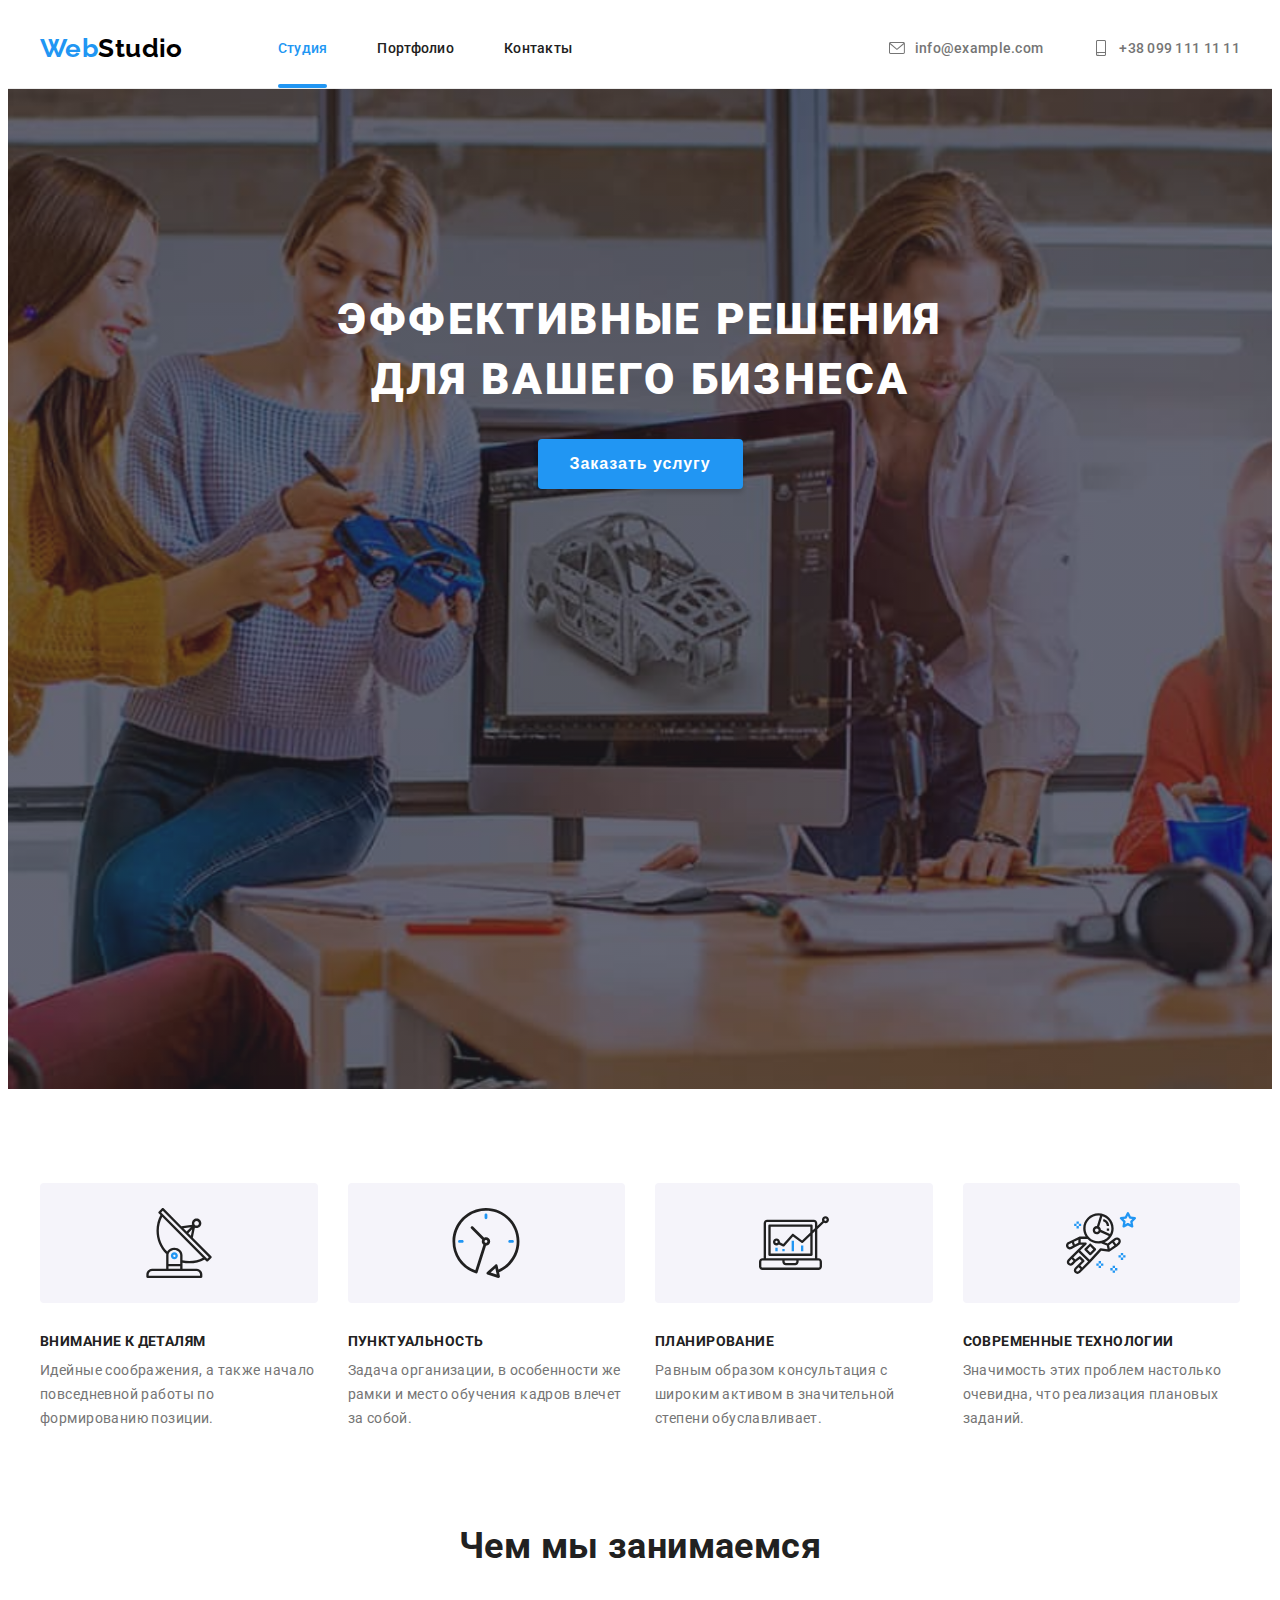
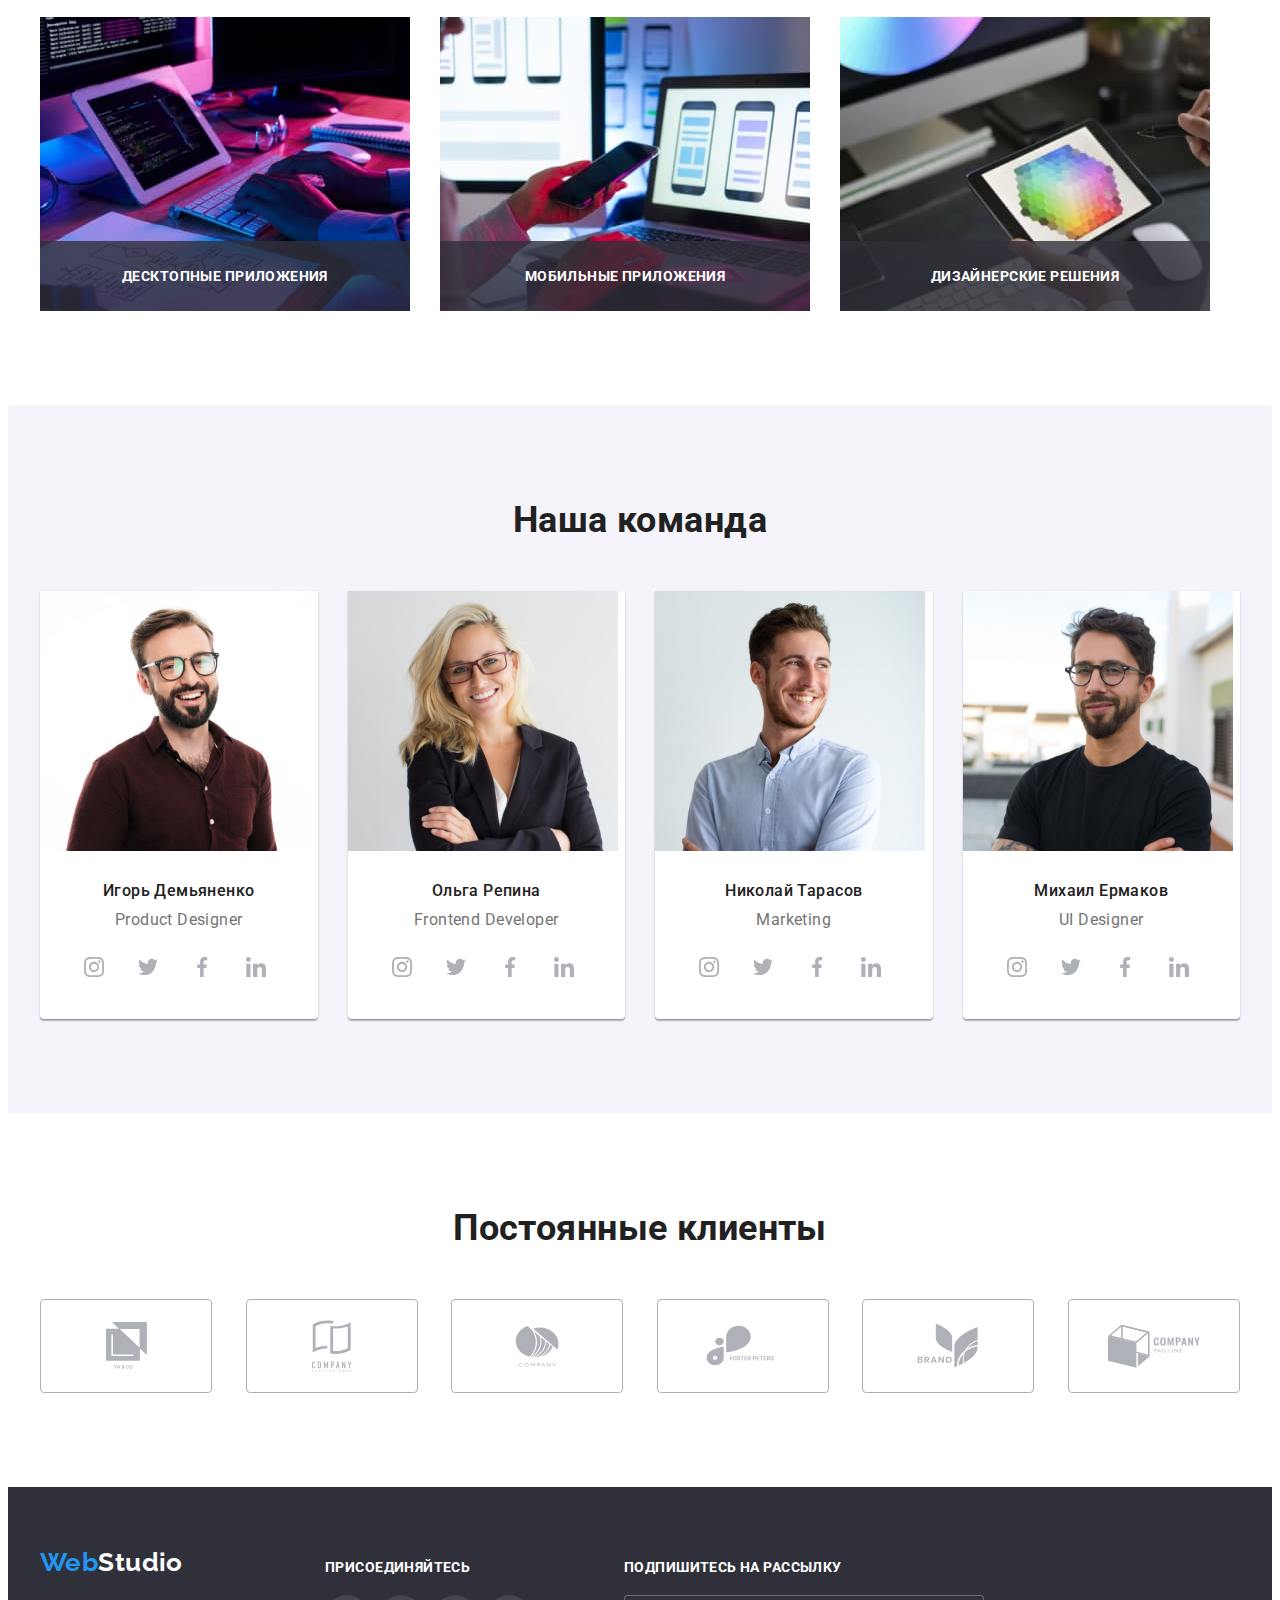
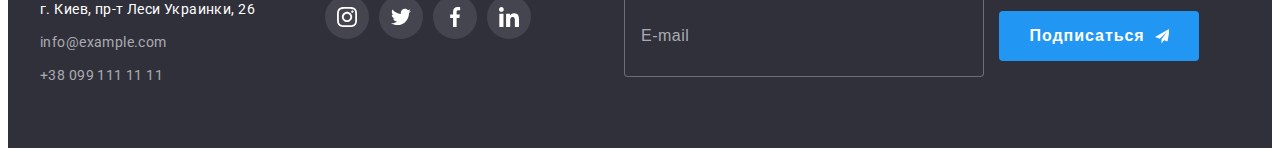
<file: index.html>
<!DOCTYPE html>
<html lang="ru">
  <head>
    <meta charset="UTF-8" />
    <meta http-equiv="X-UA-Compatible" content="IE=edge" />
    <meta name="viewport" content="width=device-width, initial-scale=1.0" />
    <!-- Fonts -->
    <link rel="preconnect" href="https://fonts.googleapis.com" />
    <link rel="preconnect" href="https://fonts.gstatic.com" crossorigin />
    <link
      href="https://fonts.googleapis.com/css2?family=Raleway:wght@700&family=Roboto:wght@400;500;700;900&display=swap"
      rel="stylesheet"
    />
    <!-- Nomalize -->
    <!-- <link rel="stylesheet" type="text/css" href="./css/normalize.css" /> -->
    <link
      rel="stylesheet"
      href="https://cdnjs.cloudflare.com/ajax/libs/modern-normalize/1.1.0/modern-normalize.min.css"
      integrity="sha512-wpPYUAdjBVSE4KJnH1VR1HeZfpl1ub8YT/NKx4PuQ5NmX2tKuGu6U/JRp5y+Y8XG2tV+wKQpNHVUX03MfMFn9Q=="
      crossorigin="anonymous"
      referrerpolicy="no-referrer"
    />
    <!-- Styles -->
    <link rel="stylesheet" type="text/css" href="./css/styles.css" />
    <title>WebStudio</title>
  </head>

  <body>
    <header class="header">
      <div class="container">
        <nav class="navigation">
          <a href="./" class="link logo">
            Web<span class="logo-accent">Studio</span>
          </a>
          <ul class="list">
            <li class="item-header current">
              <a href="./" class="link"> Студия</a>
            </li>
            <li class="item-header">
              <a href="./portfolio.html" class="link">Портфолио</a>
            </li>
            <li class="item-header">
              <a href="#" class="link">Контакты</a></li>
          </ul>
        </nav>
        <ul class="list contact">
          <li class="item-header contact">
            <a href="mailto:info@example.com" class="link">
              <svg class="link-icon" width="16" height="16">
                <use href="./images/icon.svg#envelope" />
              </svg>
              info@example.com</a
            >
          </li>
          <li class="item-header contact">
            <a href="tel:+380991111111" class="link">
              <svg class="link-icon" width="16" height="16">
                <use href="./images/icon.svg#smartphone" />
              </svg>
              +38 099 111 11 11</a
            >
          </li>
        </ul>
      </div>
    </header>
    <main>
      <section class="section primary">
        <h1 class="main-title">
          Эффективные решения <br />
          для вашего бизнеса
        </h1>
        <button class="button main-button" type="button" data-modal-open>
          Заказать услугу
        </button>
      </section>
      <section class="section our-edge">
        <div class="container">
          <h2 class="title visually-hidden">Наши преимущества</h2>
          <ul class="list our-edge">
            <li class="our-edge-item">
              <div class="icon-thumb">
                <svg class="icon" width="70" height="70">
                  <use href="./images/icon.svg#antenna">
                </svg>
              </div>
              <h3 class="our-edge-title">Внимание к деталям</h3>
              <p class="our-edge-description">
                Идейные соображения, а также начало повседневной работы по
                формированию позиции.
              </p>
            </li>
            <li class="our-edge-item">
              <div class="icon-thumb">
                <svg class="icon" width="70" height="70">
                  <use href="./images/icon.svg#clock">
                </svg>
              </div>
              <h3 class="our-edge-title">Пунктуальность</h3>
              <p class="our-edge-description">
                Задача организации, в особенности же рамки и место обучения
                кадров влечет за собой.
              </p>
            </li>
            <li class="our-edge-item">
              <div class="icon-thumb">
                <svg class="icon" width="70" height="70">
                  <use href="./images/icon.svg#diagram">
                </svg>
              </div>
              <h3 class="our-edge-title">Планирование</h3>
              <p class="our-edge-description">
                Равным образом консультация с широким активом в значительной
                степени обуславливает.
              </p>
            </li>
            <li class="our-edge-item">
              <div class="icon-thumb">
                <svg class="icon" width="70" height="70">
                  <use href="./images/icon.svg#astronaut">
                </svg>
              </div> 
              <h3 class="our-edge-title">Современные технологии</h3>
              <p class="our-edge-description">
                Значимость этих проблем настолько очевидна, что реализация
                плановых заданий.
              </p>
            </li>
          </ul>
        </div>
      </section>
      <section class="section whot-do">
        <div class="container">
          <h2 class="title">Чем мы занимаемся</h2>
          <ul class="list whot-do-items">
            <li class="whot-do-item">
              <div class="whot-do-thumb">
                <img
                src="./images//whot-do/box_1.jpg"
                alt="Изображение разработки десктопного приложения"
                width="370"
                />
                <p class="title">Десктопные приложения</p>
              </div>
            </li>
            <li class="whot-do-item">
              <div class="whot-do-thumb">
                <img
                src="./images//whot-do/box_2.jpg"
                alt="Изображение разработки мобильного приложения"
                width="370"
                />
                <p class="title">Мобильные приложения</p>
            </div>
            </li>
            <li class="whot-do-item">
              <div class="whot-do-thumb">
                <img
                src="./images//whot-do/box_3.jpg"
                alt="Изображение разработки дизайна"
                width="370"
                />
                <p class="title">Дизайнерские решения</p>
            </div>
            </li>
          </ul>
        </div>
      </section>
      <section class="section our-team">
        <div class="container">
          <h2 class="title">Наша команда</h2>
          <ul class="list our-team-items">
            <li class="our-team-item">
              <img
                src="./images/team/team_img_1.jpg"
                alt="Фотография специалиста Игоря Демьяненко"
                width="270"
              />
              <div class="our-team-description">
                <h3 class="our-team-title">Игорь Демьяненко</h3>
                <p lang="en" class="our-team-position">Product Designer</p>
                <ul class="list contact-social-items">
                  <li class="contact-social-item">
                    <a
                      class="social-link"
                      href="https://www.instagram.com"
                      target="_blank"
                      rel="noopener noreferrer"
                    >
                      <svg class="icon-social" width="20" height="20">
                        <use href="./images/icon.svg#instagram">
                      </svg>
                    </a>
                  </li>
                  <li class="contact-social-item">
                    <a
                      class="social-link"
                      href="https://twitter.com"
                      target="_blank"
                      rel="noopener noreferrer"
                    >
                      <svg class="icon-social" width="20" height="20">
                        <use href="./images/icon.svg#twitter">
                      </svg>
                    </a>
                  </li>
                  <li class="contact-social-item">
                    <a
                      class="social-link"
                      href="https://www.facebook.com"
                      target="_blank"
                      rel="noopener noreferrer"
                    >
                      <svg class="icon-social" width="20" height="20">
                        <use href="./images/icon.svg#facebook">
                      </svg>
                    </a>
                  </li>
                  <li class="contact-social-item">
                    <a
                      class="social-link"
                      href="https://www.linkedin.com"
                      target="_blank"
                      rel="noopener noreferrer"
                    >
                      <svg class="icon-social" width="20" height="20">
                        <use href="./images/icon.svg#linkedin">
                      </svg>
                    </a>
                  </li>
                </ul>
              </div>
            </li>
            <li class="our-team-item">
              <img
                src="./images/team/team_img_2.jpg"
                alt="Фотография специалиста Ольги Репиной"
                width="270"
              />
              <div class="our-team-description">
                <h3 class="our-team-title">Ольга Репина</h3>
                <p lang="en" class="our-team-position">Frontend Developer</p>
                <ul class="list contact-social-items">
                  <li class="contact-social-item">
                    <a
                      class="social-link"
                      clas="social-item-icon"
                      href="https://www.instagram.com"
                      target="_blank"
                      rel="noopener noreferrer"
                    >
                      <svg class="icon-social" width="20" height="20">
                        <use href="./images/icon.svg#instagram">
                      </svg>
                    </a>
                  </li>
                  <li class="contact-social-item">
                    <a
                      class="social-link"
                      href="https://twitter.com"
                      target="_blank"
                      rel="noopener noreferrer"
                    >
                      <svg class="icon-social" width="20" height="20">
                        <use href="./images/icon.svg#twitter">
                      </svg>
                    </a>
                  </li>
                  <li class="contact-social-item">
                    <a
                      class="social-link"
                      href="https://www.facebook.com"
                      target="_blank"
                      rel="noopener noreferrer"
                    >
                      <svg class="icon-social" width="20" height="20">
                        <use href="./images/icon.svg#facebook">
                      </svg>
                    </a>
                  </li>
                  <li class="contact-social-item">
                    <a
                      class="social-link"
                      href="https://www.linkedin.com"
                      target="_blank"
                      rel="noopener noreferrer"
                    >
                      <svg class="icon-social" width="20" height="20">
                        <use href="./images/icon.svg#linkedin">
                      </svg>
                    </a>
                  </li>
                </ul>
              </div>
            </li>
            <li class="our-team-item">
              <img
                src="./images/team/team_img_3.jpg"
                alt="Фотография специалиста Николая Тарасова"
                width="270"
              />
              <div class="our-team-description">
                <h3 class="our-team-title">Николай Тарасов</h3>
                <p lang="en" class="our-team-position">Marketing</p>
                <ul class="list contact-social-items">
                  <li class="contact-social-item">
                    <a
                      class="social-link"
                      href="https://www.instagram.com"
                      target="_blank"
                      rel="noopener noreferrer"
                    >
                      <svg class="icon-social" width="20" height="20">
                        <use href="./images/icon.svg#instagram">
                      </svg>
                    </a>
                  </li>
                  <li class="contact-social-item">
                    <a
                      class="social-link"
                      href="https://twitter.com"
                      target="_blank"
                      rel="noopener noreferrer"
                    >
                      <svg class="icon-social" width="20" height="20">
                        <use href="./images/icon.svg#twitter">
                      </svg>
                    </a>
                  </li>
                  <li class="contact-social-item">
                    <a
                      class="social-link"
                      href="https://www.facebook.com"
                      target="_blank"
                      rel="noopener noreferrer"
                    >
                      <svg class="icon-social" width="20" height="20">
                        <use href="./images/icon.svg#facebook">
                      </svg>
                    </a>
                  </li>
                  <li class="contact-social-item">
                    <a
                      class="social-link"
                      href="https://www.linkedin.com"
                      target="_blank"
                      rel="noopener noreferrer"
                    >
                      <svg class="icon-social" width="20" height="20">
                        <use href="./images/icon.svg#linkedin">
                      </svg>
                    </a>
                  </li>
                </ul>
              </div>
            </li>
            <li class="our-team-item">
              <img
                src="./images/team/team_img_4.jpg"
                alt="Фотография специалиста Михаила Ермакова"
                width="270"
              />
              <div class="our-team-description">
                <h3 class="our-team-title">Михаил Ермаков</h3>
                <p lang="en" class="our-team-position">UI Designer</p>
                <ul class="list contact-social-items">
                  <li class="contact-social-item">
                    <a
                      class="social-link"
                      href="https://www.instagram.com"
                      target="_blank"
                      rel="noopener noreferrer"
                    >
                      <svg class="icon-social" width="20" height="20">
                        <use href="./images/icon.svg#instagram">
                      </svg>
                    </a>
                  </li>
                  <li class="contact-social-item">
                    <a
                      class="social-link"
                      href="https://twitter.com"
                      target="_blank"
                      rel="noopener noreferrer"
                    >
                      <svg class="icon-social" width="20" height="20">
                        <use href="./images/icon.svg#twitter">
                      </svg>
                    </a>
                  </li>
                  <li class="contact-social-item">
                    <a
                      class="social-link"
                      href="https://www.facebook.com"
                      target="_blank"
                      rel="noopener noreferrer"
                    >
                      <svg class="icon-social" width="20" height="20">
                        <use href="./images/icon.svg#facebook">
                      </svg>
                    </a>
                  </li>
                  <li class="contact-social-item">
                    <a
                      class="social-link"
                      href="https://www.linkedin.com"
                      target="_blank"
                      rel="noopener noreferrer"
                    >
                      <svg class="icon-social" width="20" height="20">
                        <use href="./images/icon.svg#linkedin">
                      </svg>
                    </a>
                  </li>
                </ul>
              </div>
            </li>
          </ul>
        </div>
      </section>
      <section class="section our-clients">
        <div class="container">
          <h3 class="title">Постоянные клиенты</h3>
          <ul class="list our-clients-items">
            <li class="our-clients-item">
              <a class="link company-one" href="#">
                <svg class="icon-company" width="41" height="47">
                  <use href="./images/icon.svg#logo-1">
                </svg>
              </a>
            </li>
            <li class="our-clients-item">
              <a class="link company-two" href="#">
                <svg class="icon-company" width="40" height="52">
                  <use href="./images/icon.svg#logo-2">
                </svg>
              </a>
            </li>
            <li class="our-clients-item">
              <a class="link company-three" href="#">
                <svg class="icon-company" width="44" height="42">
                  <use href="./images/icon.svg#logo-3">
                </svg>
              </a>
            </li>
            <li class="our-clients-item">
              <a class="link company-four" href="#">
                <svg class="icon-company" width="85" height="41">
                  <use href="./images/icon.svg#logo-4">
                </svg>
              </a>
            </li>
            <li class="our-clients-item">
              <a class="link company-five" href="#">
                <svg class="icon-company" width="62" height="45">
                  <use href="./images/icon.svg#logo-5">
                </svg>
              </a>
            </li>
            <li class="our-clients-item">
              <a class="link company-six" href="#">
                <svg class="icon-company" width="94" height="44">
                  <use href="./images/icon.svg#logo-6">
                </svg>
              </a>
            </li>
          </ul>
        </div>
      </section>
    </main>
    <footer class="footer">
      <div class="container">
        <ul class="list contacts-studio-items">
          <li class="contact-item contacts">
            <a href="./" class="link logo">
              Web<span class="logo-invert-accent">Studio</span>
            </a>
            <address class="address">
              <ul class="list contact">
                <li class="item-footer">г. Киев, пр-т Леси Украинки, 26</li>
                <li class="item-footer contact">
                  <a href="mailto:info@example.com" class="link"
                    >info@example.com</a
                  >
                </li>
                <li class="item-footer contact">
                  <a href="tel:+380991111111" class="link">+38 099 111 11 11</a>
                </li>
              </ul>
            </address>
          </li>
          <li class="contact-item social-contacts">
            <p class="uppertitle">Присоединяйтесь</p>
            <ul class="list contact-social-items">
              <li class="link contact-social-item" aria-label="instagram">
                <a
                  class="social-link"
                  href="https://www.instagram.com"
                  target="_blank"
                  rel="noopener noreferrer"
                >
                  <svg class="icon-social" width="20" height="20">
                    <use href="./images/icon.svg#instagram">
                  </svg>
                </a>
              </li>
              <li class="link contact-social-item" aria-label="twitter">
                <a
                  class="social-link"
                  href="https://twitter.com"
                  target="_blank"
                  rel="noopener noreferrer"
                >
                  <svg class="icon-social" width="20" height="20">
                    <use href="./images/icon.svg#twitter">
                  </svg>
              </a>
              </li>
              <li class="link contact-social-item" aria-label="facebook">
                <a
                  class="social-link"
                  href="https://www.facebook.com"
                  target="_blank"
                  rel="noopener noreferrer"
                >
                  <svg class="icon-social" width="20" height="20">
                    <use href="./images/icon.svg#facebook">
                  </svg>
                </a>
              </li>
              <li class="link contact-social-item" aria-label="linkedin">
                <a
                  class="social-link"
                  href="https://www.linkedin.com"
                  target="_blank"
                  rel="noopener noreferrer"
                >
                  <svg class="icon-social" width="20" height="20">
                    <use href="./images/icon.svg#linkedin">
                  </svg>
                </a>
              </li>
            </ul>
          </li>
          <li class="contact-item subscribe">
            <p class="uppertitle">Подпишитесь на рассылку</p>
            <form name="form-subscribe">
              <label class="form-field-subscribe">
                <input class="form-input-subscribe" type="email" name="email-subscribe" placeholder="E-mail">
              </label>
              <button class="button button-subscribe" type="submit" >
                Подписаться
                <svg class="icon-subscribe" width="24" height="24">
                  <use href="./images/icon.svg#send"></use>
                </svg>
              </button>
            </form>
          </li>
        </ul>
      </div>
    </footer>
    <!-- Modal -->
    <div class="backdrop is-hidden" data-modal>
      <div class="modal">
        <button class="modal-button-close" type="button" data-modal-close>
            <svg width="11" height="11">
                <use href="./images/icon.svg#close"></use>
            </svg>
        </button>
        <p class="title">Оставьте свои данные, мы вам перезвоним</h2>
        <form name="form-service_order" autocomplete="off" method="POST">
            <label class="form-field label">
                <span>Имя</span>
                <div class="input-wrap">
                    <input class="form-input" type="text" name="name" autocomplete="on" placeholder=" ">
                    <svg class="icon-input" width="18" height="18">
                        <use href="./images/icon.svg#person"></use>
                    </svg> 
                </div>               
            </label>
            <label class="form-field label">
                <span>Телефон</span>                
                <div class="input-wrap">
                    <input class="form-input" type="tel" name="phone_number" placeholder=" ">
                    <svg class="icon-input" width="18" height="18">
                        <use href="./images/icon.svg#phone"></use>
                    </svg>
                </div>
            </label>
            <label class="form-field label">
                <span>Почта</span>
                <div class="input-wrap">
                    <input class="form-input" type="email" name="email" autocomplete="on" placeholder=" ">
                    <svg class="icon-input" width="18" height="18">
                        <use href="./images/icon.svg#email"></use>
                    </svg>
                </div>
            </label>
            <label class="form-field label">
                Комментарий
                <textarea class="form-input textarea" name="comment" rows=6 placeholder="Введите текст"></textarea>
            </label>
            <div class="position-center">
                <div class="concord">
                    <label class="form-field">
                        <input class="form-checkbox visually-hidden" type="checkbox" name="checkbox_concord" value="true">
                        <span class="icon-checkbox"></span>
                        Соглашаюсь с рассылкой и принимаю
                    </label>
                    <a class="form-checkbox link" href="#">Условия договора</a>
                </div>
                <button class="button button-submit" type="submit">
                    Отправить
                </button>
            </div>
        </form>
      </div>
    </div>
    <!-- JS -->
    <script src="./js/modal.js"></script>
  </body>
</html>
</file>
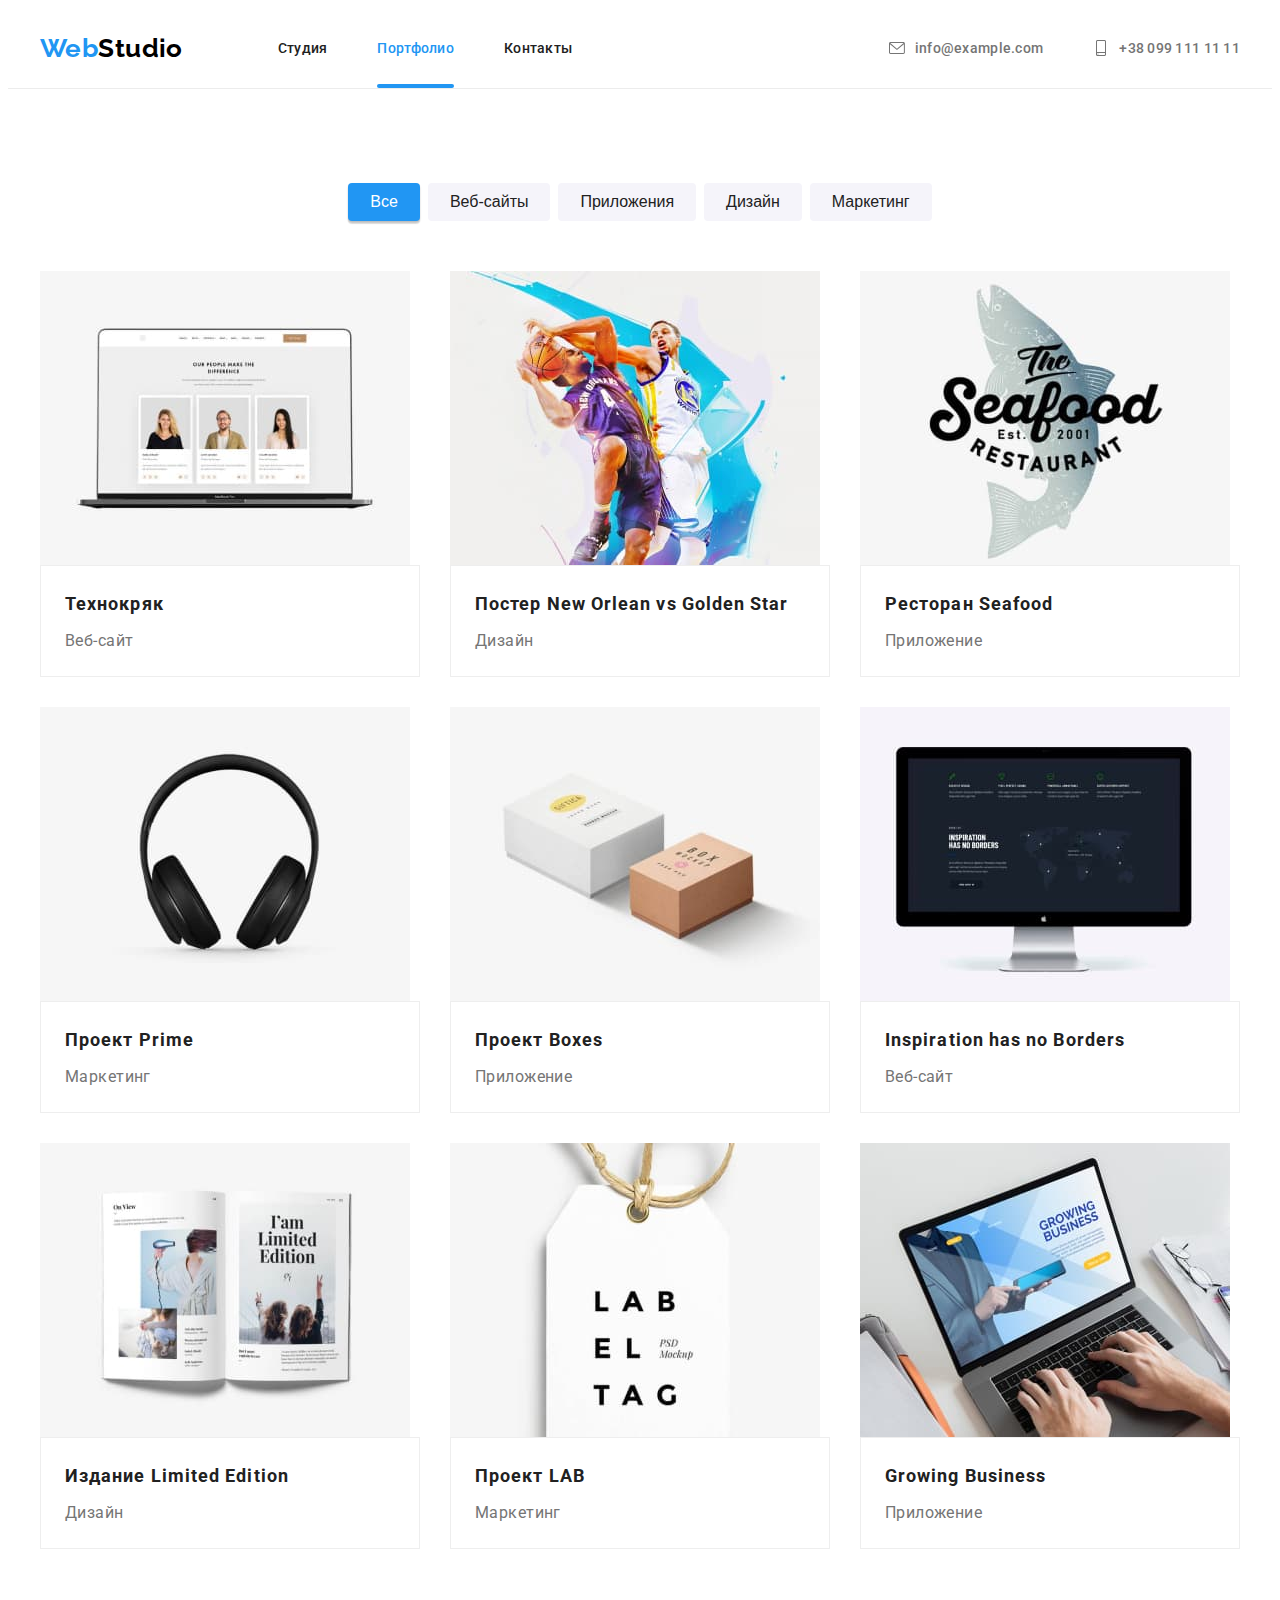
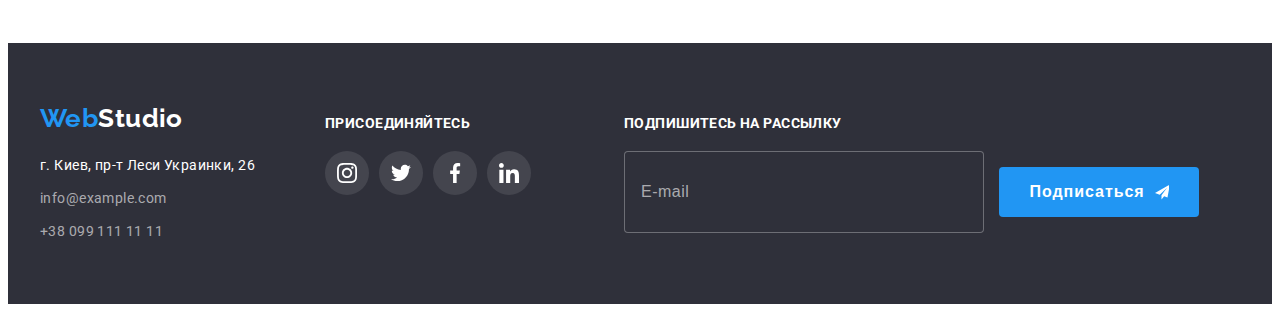
<file: portfolio.html>
<!DOCTYPE html>
<html lang="ru">
  <head>
    <meta charset="UTF-8" />
    <meta http-equiv="X-UA-Compatible" content="IE=edge" />
    <meta name="viewport" content="width=device-width, initial-scale=1.0" />   
    <!-- Fonts -->
    <link rel="preconnect" href="https://fonts.googleapis.com" />
    <link rel="preconnect" href="https://fonts.gstatic.com" crossorigin />
    <link
      href="https://fonts.googleapis.com/css2?family=Raleway:wght@700&family=Roboto:wght@400;500;700;900&display=swap"
      rel="stylesheet"
    />
    <!-- Nomalize -->
    <!-- <link rel="stylesheet" type="text/css" href="./css/normalize.css" /> -->
    <link
      rel="stylesheet"
      href="https://cdnjs.cloudflare.com/ajax/libs/modern-normalize/1.1.0/modern-normalize.min.css"
      integrity="sha512-wpPYUAdjBVSE4KJnH1VR1HeZfpl1ub8YT/NKx4PuQ5NmX2tKuGu6U/JRp5y+Y8XG2tV+wKQpNHVUX03MfMFn9Q=="
      crossorigin="anonymous"
      referrerpolicy="no-referrer"
    />
    <!-- Styles -->
    <link rel="stylesheet" type="text/css" href="./css/styles.css" />
    <title>Portfolio</title>
  </head>
  <body>
    <header class="header">
      <div class="container">
        <nav class="navigation">
          <a href="./" class="link logo">
            Web<span class="logo-accent">Studio</span>
          </a>
          <ul class="list">
            <li class="item-header">
              <a href="./" class="link"> Студия</a>
            </li>
            <li class="item-header current">
              <a href="./portfolio.html" class="link">Портфолио</a>
            </li>
            <li class="item-header">
              <a href="#" class="link">Контакты</a>
            </li>
          </ul>
        </nav>
        <ul class="list contact">
          <li class="item-header contact">
            <a href="mailto:info@example.com" class="link">
              <svg class="link-icon" width="16" height="16">
                <use href="./images/icon.svg#envelope" />
              </svg>
              info@example.com</a
            >
          </li>
          <li class="item-header contact">
            <a href="tel:+380991111111" class="link">
              <svg class="link-icon" width="16" height="16">
                <use href="./images/icon.svg#smartphone" />
              </svg>
              +38 099 111 11 11</a
            >
          </li>
        </ul>
      </div>
    </header>
    <main>
      <section class="section">
        <h1 class="visually-hidden">Наши работы</h1>
        <div class="container">
          <ul class="list filter">
            <li class="item-filter">
              <button type="button" class="button button-filter current-button">Все</button>
            </li>
            <li class="item-filter">
              <button type="button" class="button button-filter">
                Веб-сайты
              </button>
            </li>
            <li class="item-filter">
              <button type="button" class="button button-filter">
                Приложения
              </button>
            </li>
            <li class="item-filter">
              <button type="button" class="button button-filter">Дизайн</button>
            </li>
            <li class="item-filter">
              <button type="button" class="button button-filter">
                Маркетинг
              </button>
            </li>
          </ul>
          <ul class="list works">
            <li class="work-item">
              <a>
                <div class="work-thumb">
                  <img
                    src="./images/works/img.jpg"
                    alt="Изображение сайта"
                    width="370"
                  />
                  <p class="overlay">Ресурс предлагает комплексные предложения с разным уровнем функционала и сервисов. Все это позволит посетителю получить исчерпывающие сведения о компании или частном лице. Ресурс предлагает комплексные предложения с разным уровнем функционала и сервисов. Все это позволит посетителю получить исчерпывающие сведения о компании или частном лице.</p>
                </div>
                <div class="work-description">
                  <h2 class="title title-work">Технокряк</h2>
                  <p class="type-work">Веб-сайт</p>
                </div>
              </a>
            </li>
            <li class="work-item">
              <a>
                <div class="work-thumb">
                  <img
                    src="./images/works/img-1.jpg"
                    alt="Изображение постера"
                    width="370"
                  />
                  <p class="overlay">Ресурс предлагает комплексные предложения с разным уровнем функционала и сервисов. Все это позволит посетителю получить исчерпывающие сведения о компании или частном лице.</p>
                </div>
                <div class="work-description">
                  <h2 class="title title-work">
                    Постер New Orlean vs Golden Star
                  </h2>
                  <p class="type-work">Дизайн</p>
                </div>
              </a>
            </li>
            <li class="work-item">
              <a>
                <div class="work-thumb">
                  <img
                    src="./images/works/img-2.jpg"
                    alt="Изображение логотипа приложения"
                    width="370"
                  />
                  <p class="overlay">Ресурс предлагает комплексные предложения с разным уровнем функционала и сервисов. Все это позволит посетителю получить исчерпывающие сведения о компании или частном лице.</p>
                </div>
                <div class="work-description">
                  <h2 class="title title-work">Ресторан Seafood</h2>
                  <p class="type-work">Приложение</p>
                </div>
              </a>
            </li>
            <li class="work-item">
              <a>
                <div class="work-thumb">
                  <img
                    src="./images/works/img-3.jpg"
                    alt="Изображение проекта по маркетингу"
                    width="370"
                  />
                  <p class="overlay">Ресурс предлагает комплексные предложения с разным уровнем функционала и сервисов. Все это позволит посетителю получить исчерпывающие сведения о компании или частном лице.</p>
                </div>
                <div class="work-description">
                  <h2 class="title title-work">Проект Prime</h2>
                  <p class="type-work">Маркетинг</p>
                </div>
              </a>
            </li>
            <li class="work-item">
              <a>
                <div class="work-thumb">
                  <img
                    src="./images/works/img-4.jpg"
                    alt="Изображение логотипа приложения"
                    width="370"
                  />
                  <p class="overlay">Ресурс предлагает комплексные предложения с разным уровнем функционала и сервисов. Все это позволит посетителю получить исчерпывающие сведения о компании или частном лице.</p>
                </div>
                <div class="work-description">
                  <h2 class="title title-work">Проект Boxes</h2>
                  <p class="type-work">Приложение</p>
                </div>
              </a>
            </li>
            <li class="work-item">
              <a>
                <div class="work-thumb">
                  <img
                    src="./images/works/img-5.jpg"
                    alt="Изображение сайта"
                    width="370"
                  />
                  <p class="overlay">Ресурс предлагает комплексные предложения с разным уровнем функционала и сервисов. Все это позволит посетителю получить исчерпывающие сведения о компании или частном лице.</p>
                </div>
                <div class="work-description">
                  <h2 class="title title-work">Inspiration has no Borders</h2>
                  <p class="type-work">Веб-сайт</p>
                </div>
              </a>
            </li>
            <li class="work-item">
              <a>
                <div class="work-thumb">
                  <img
                    src="./images/works/img-6.jpg"
                    alt="Изображение идания"
                    width="370"
                  />
                  <p class="overlay">Ресурс предлагает комплексные предложения с разным уровнем функционала и сервисов. Все это позволит посетителю получить исчерпывающие сведения о компании или частном лице.</p>
                </div>
                <div class="work-description">
                  <h2 class="title title-work">Издание Limited Edition</h2>
                  <p class="type-work">Дизайн</p>
                </div>
              </a>
            </li>
            <li class="work-item">
              <a>
                <div class="work-thumb">
                  <img
                    src="./images/works/img-7.jpg"
                    alt="Изображение проекта по маркетингу"
                    width="370"
                  />
                  <p class="overlay">Ресурс предлагает комплексные предложения с разным уровнем функционала и сервисов. Все это позволит посетителю получить исчерпывающие сведения о компании или частном лице.</p>
                </div>
                <div class="work-description">
                  <h2 class="title title-work">Проект LAB</h2>
                  <p class="type-work">Маркетинг</p>
                </div>
              </a>
            </li>
            <li class="work-item">
              <a>
                <div class="work-thumb">
                  <img
                    src="./images/works/img-8.jpg"
                    alt="логотипа приложения"
                    width="370"
                  />
                  <p class="overlay">Ресурс предлагает комплексные предложения с разным уровнем функционала и сервисов. Все это позволит посетителю получить исчерпывающие сведения о компании или частном лице.</p>
                </div>
                <div class="work-description">
                  <h2 class="title title-work">Growing Business</h2>
                  <p class="type-work">Приложение</p>
                </div>
              </a>
            </li>
          </ul>
        </div>
      </section>
    </main>
    <footer class="footer">
      <div class="container">
        <ul class="list contacts-studio-items">
          <li class="contact-item contacts">
            <a href="./" class="link logo">
              Web<span class="logo-invert-accent">Studio</span>
            </a>
            <address class="address">
              <ul class="list contact">
                <li class="item-footer">г. Киев, пр-т Леси Украинки, 26</li>
                <li class="item-footer contact">
                  <a href="mailto:info@example.com" class="link"
                    >info@example.com</a
                  >
                </li>
                <li class="item-footer contact">
                  <a href="tel:+380991111111" class="link">+38 099 111 11 11</a>
                </li>
              </ul>
            </address>
          </li>
          <li class="contact-item social-contacts">
            <p class="uppertitle">Присоединяйтесь</p>
            <ul class="list contact-social-items">
              <li class="link contact-social-item" aria-label="instagram">
                <a
                  class="social-link"
                  href="https://www.instagram.com"
                  target="_blank"
                  rel="noopener noreferrer"
                >
                  <svg class="icon-social" width="20" height="20">
                    <use href="./images/icon.svg#instagram">
                  </svg>
                </a>
              </li>
              <li class="link contact-social-item" aria-label="twitter">
                <a
                  class="social-link"
                  href="https://twitter.com"
                  target="_blank"
                  rel="noopener noreferrer"
                >
                  <svg class="icon-social" width="20" height="20">
                    <use href="./images/icon.svg#twitter">
                  </svg>
              </a>
              </li>
              <li class="link contact-social-item" aria-label="facebook">
                <a
                  class="social-link"
                  href="https://www.facebook.com"
                  target="_blank"
                  rel="noopener noreferrer"
                >
                  <svg class="icon-social" width="20" height="20">
                    <use href="./images/icon.svg#facebook">
                  </svg>
                </a>
              </li>
              <li class="link contact-social-item" aria-label="linkedin">
                <a
                  class="social-link"
                  href="https://www.linkedin.com"
                  target="_blank"
                  rel="noopener noreferrer"
                >
                  <svg class="icon-social" width="20" height="20">
                    <use href="./images/icon.svg#linkedin">
                  </svg>
                </a>
              </li>
            </ul>
          </li>
          <li class="contact-item subscribe">
            <p class="uppertitle">Подпишитесь на рассылку</p>
            <form name="form-subscribe">
              <label class="form-field-subscribe">
                <input class="form-input-subscribe" type="email" name="email-subscribe" placeholder="E-mail">
              </label>
              <button class="button button-subscribe" type="submit">
                Подписаться
                <svg class="icon-subscribe" width="24" height="24">
                  <use href="./images/icon.svg#send"></use>
                </svg>
              </button>
            </form>
          </li>
        </ul>
      </div>
    </footer>
  </body>
</html>
</file>
<file: css/styles.css>
:root {
  --background-dark-color: #2f303a; /* rgb(47, 48, 58) */ 
  /*--background-dark-color: #C4C4C4; rgb(196, 196, 196);*/

  --background-light-color: #f5f4fa; /* rgb(245, 244, 250); */
  --primary-dark-color: #212121; /* rgb(33, 33, 33)*/
  --primary-light-color: #757575; /*rgb(117, 117, 117)*/
  --accent-light-color: #2196f3; /* rgb(33, 150, 243) */
  --accent-light-alfa-color: rgb(33, 150, 243, 0.9);
  --accent-dark-color: #000000; /* rgb(0,0,0) */
  --main-light-color: #ffffff; /* rgb(255,255,255) */
  --main-light-alfa-color: rgba(255, 255, 255, 0.6);

  --accent-link-color :#afb1b8; /* rgb(175, 177, 184); */

  /* for grid  */
  --margin-set-gap: 30px;

  /* transition */
  --main-transition-duration: 250ms;
  --main-transition-timing-function: cubic-bezier(0.4, 0, 0.2, 1);
}

body {
  font-family: "Roboto", sans-serif;
  font-style: normal;
  font-weight: 400;
  font-size: 14px;
  letter-spacing: 0.03em;

  color: var(--primary-dark-color);
  background-color: var(--main-light-color);
}

img{
  display: block;
  padding: 0;
}

/* Common Styles */
.link {
  text-decoration: none;

  color: inherit;

  /* имя свойства | длительность | временная функция | задержка */
  /* transition: color var(--main-transition-duration) var(--main-transition-timing-function); */
  transition: var(--main-transition-duration) var(--main-transition-timing-function);
  /* transition-duration: var(--main-transition-duration);
  transition-timing-function:  var(--main-transition-timing-function); */
  transition-property: color, fill;
}

.list {
  list-style: none;
}

.button {
  color: var(--main-light-color);
  background-color: var(--accent-light-color);

  border: none;
  border-radius: 4px;
  border-color: transparent;

  cursor: pointer;
}

.title {
  margin-top: 0;
  margin-bottom: 50px;

  font-weight: 700;
  font-size: 36px;
  line-height: 1.167; /* 42/36; */
  text-align: center;
}

.current {
  color: var(--accent-light-color);
}

.section {
  padding-top: 94px;
  padding-bottom: 94px;
}

/* Семантическое скрытие элементов */
.visually-hidden {
  position: absolute;
  white-space: nowrap;
  width: 1px;
  height: 1px;
  overflow: hidden;
  border: 0;
  padding: 0;
  clip: rect(0 0 0 0);
  clip-path: inset(50%);
  margin: -1px;
}

.container {
  margin-left: auto;
  margin-right: auto;
  padding-right: 15px;
  padding-left: 15px;

  width: 1200px; 

  /* outline: 1px solid tomato; */
}

.container .list {
  display: flex;
}

.list.contact-social-items {
  padding-left: 0;
}

.contact-social-item + .contact-social-item {
  margin-left: 10px;
}

.social-link {
  display: flex;
  justify-content: center;
  align-items: center;

  width: 44px;
  height: 44px;

  border-radius: 50%;

  /*имя свойства | длительность | временная функция | задержка */
  /* transition: fill var(--main-transition-duration) var(--main-transition-timing-function) ; */
  transition: var(--main-transition-duration) var(--main-transition-timing-function);
  /* transition-duration: var(--main-transition-duration); 
  transition-timing-function: var(--main-transition-timing-function); */
  transition-property: fill, background-color;
}

/* Header */
.header {
  --color-header-border : #ECECEC;
  border-bottom: 1px solid var(--color-header-border);
}

.header .container {
  display: flex;
  justify-content: space-between;
  align-items: center;
}

.navigation {
  display: flex;
  align-items: center;
}

.navigation .list {
  display: flex;
  margin-top: 0;
  margin-bottom: 0;
  margin-left: 95px;
  padding-left: 0;
}

.item-header {
  font-weight: 500;
  line-height: 1.143; /* 16/14 */
  letter-spacing: 0.02em;
}

.item-header + .item-header {
  margin-left: 50px;
}

.item-header .link {
  padding-top: 32px;
  padding-bottom: 32px;
}

.item-header.current .link {
  position: relative;
}

.item-header.current .link::after{
  content: '';

  position: absolute;
  left: 0;
  bottom: 0;

  width: 100%;
  height: 4px;

  background-color: var(--accent-light-color);
  border-radius: 2px;
}

.item-header.contact {
  color: var(--primary-light-color);
  fill: var(--primary-light-color);
}

.item-header.contact .link {
  display: inline-flex;
}

.item-header .link:hover,
.item-header .link:focus {
  color: var(--accent-light-color);
  fill: var(--accent-light-color);
}

.item-header.contact .link-icon {
  width: 16px;
  margin-right: 10px;
}

.logo {
  font-family: "Raleway", sans-serif;
  font-weight: 700;
  font-size: 26px;
  line-height: 1.192; /* 31/26; */

  color: var(--accent-light-color);
}

.logo-accent {
  color: var(--accent-dark-color);
}

.navigation .logo {
  padding-top: 10px;
  padding-bottom: 10px;
}

.list.contact {
  display: flex;
  margin-top: 0px;
  margin-bottom: 0px;
  padding-left: 0px;
}

/* Main */

.section.primary {
  --color-gradient : rgba(47, 48, 58, 0.4);
  --background-color: #C4C4C4;

  margin-right: auto;
  margin-left: auto;

  max-width: 1600px;
  height: 600px;

  background-color: var(--background-color);
  background-image: linear-gradient(to right, var(--color-gradient), var(--color-gradient)),   url(../images/main-background.jpg);
  background-repeat: no-repeat;
  background-size: cover;
  background-position: center;
}

.primary {
  margin-top: 0px;
  margin-bottom: 0px;
  padding-top: 200px;
  padding-bottom: 200px;

  text-align: center;
}

.main-title {
  margin-top: 0;
  margin-bottom: 30px;

  font-weight: 900;
  font-size: 44px;
  line-height: 1.364; /* 60/44; */
  letter-spacing: 0.06em;
  text-transform: uppercase;

  color: var(--main-light-color);
}

.main-button {
  padding: 10px 32px;

  font-weight: 700;
  font-size: 16px;
  line-height: 1.875; /* 30/16; */
  letter-spacing: 0.06em;

  box-shadow: 0px 4px 4px rgba(0, 0, 0, 0.15);
}

/* Edge */

.section.our-edge {
  padding-bottom: 0;
}

.list.our-edge {
  margin-top: 0;
  margin-bottom: 0;
  padding-left: 0;
}

.our-edge-item {
  /* flex-basis: calc(100% / 4 - var(--margin-set-gap)); */
  --count-inline: 4;
  flex-basis: calc((100% - (var(--count-inline) - 1) * var(--margin-set-gap))/var(--count-inline));
}

.our-edge-item .icon-thumb {
  display: flex;
  justify-content: center;
  align-items: center;

  width: 100%;
  height: 120px;
  margin-bottom: 30px;

  background-color: var(--background-light-color);
  border-radius: 4px;
}

.our-edge-item + .our-edge-item {
  margin-left: var(--margin-set-gap);
}

.our-edge-title {
  margin-top: 0;
  margin-bottom: 10px;

  font-size: inherit;
  line-height: inherit;
  text-transform: uppercase;
}

.our-edge-description {
  margin-top: 0;
  margin-bottom: 0;

  line-height: 1.714; /* 24/14 */

  color: var(--primary-light-color);
}

/* Whot my do */

.whot-do-items {
  margin-top: 0;
  margin-bottom: 0;
  padding: 0;
}

.whot-do-item:nth-child(n + 2) {
  margin-left: var(--margin-set-gap);
}

.whot-do-thumb {
  position: relative;
  /* outline: 1px solid green ; */
}

.whot-do-thumb .title{
  position: absolute;
  left: 0;
  bottom: 0;

  display: inline-flex;
  justify-content: center;
  align-items: center;
  margin: 0;

  width: 100%;
  height: 70px;

  font-size: inherit;
  line-height: 1.143; /* 16/14 */;
  text-transform: uppercase;

  color: var(--main-light-color);
  background: rgba(47, 48, 58, 0.8);

  /* outline:  1px solid tomato; */
}


/* Team */
.our-team {
  background-color: var(--background-light-color);
}

.our-team-items {
  margin-top: 0;
  margin-bottom: 0;
  padding: 0;
}

.our-team-item {
  /* flex-basis: calc(100% / 4 - var(--margin-set-gap)); */
  --count-inline: 4;  
  flex-basis: calc((100% - (var(--count-inline) - 1) * var(--margin-set-gap)) / var(--count-inline));

  background-color: var(--main-light-color);

  box-shadow : 0px 1px 3px rgba(0, 0, 0, 0.12),
               0px 1px 1px rgba(0, 0, 0, 0.14),
               0px 2px 1px rgba(0, 0, 0, 0.2); 
  border-radius: 0px 0px 4px 4px;
}

.our-team-item + .our-team-item {
  margin-left: var(--margin-set-gap);
}

.our-team-description{
  padding: 30px 32px;
}

.our-team-title {
  margin-top: 0;
  margin-bottom: 10px;
  text-align: center;

  font-weight: 500;
  font-size: 16px;
  line-height: 1.187; /* 19/16 */
}

.our-team-position {
  margin-top: 0;
  margin-bottom: 16px;

  font-size: 16px;
  line-height: 1.187; /* 19/16 */
  text-align: center;

  color: var(--primary-light-color);
}

.our-team .social-link {
  fill: var(--accent-link-color);
}

.our-team .social-link:hover,
.our-team .social-link:focus {
  fill: var(--main-light-color);
  background-color: var(--accent-light-color);
}

/* our-clients */

.our-clients-items {
  display: flex;
  justify-content: space-between;
  margin-top: 0;
  margin-bottom: 0;
  padding-left: 0;
}

.our-clients-item > .link {
  display: flex;
  justify-content: center;
  align-items: center;

  width: 170px;
  height: 92px;

  fill: var(--accent-link-color);

  border: 1px solid var(--accent-link-color);
  border-radius: 4px;

  transition-property: fill, border-color;
}

.our-clients-item > .link:hover,
.our-clients-item > .link:focus {
  fill: var(--accent-light-color);
  border-color: var(--accent-light-color);
}

/* filter */

.button-filter {
  /* display: block; */
  padding: 6px 22px;

  font-weight: 500;
  font-size: 16px;
  line-height: 1.625; /* 26/16 */

  color: inherit;
  background-color: var(--background-light-color);

  transition: var(--main-transition-duration) var(--main-transition-timing-function);
  /* transition-duration: var(--main-transition-duration); 
  transition-timing-function: var(--main-transition-timing-function); */
  transition-property: color, background-color, box-shadow;
}

.current-button {
  color: var(--main-light-color);
  background-color: var(--accent-light-color);
  box-shadow: 0px 3px 1px rgba(0, 0, 0, 0.1), 0px 1px 2px rgba(0, 0, 0, 0.08), 0px 2px 2px rgba(0, 0, 0, 0.12);
}

.list.filter {
  margin-top: 0;
  margin-bottom: 50px;
  padding-left: 0;
  justify-content: center;
}

.item-filter + .item-filter {
  margin-left: 8px;
}

.button-filter:hover,
.button-filter:focus {
  color: var(--main-light-color);
  background-color: var(--accent-light-color);
  box-shadow: 0px 3px 1px rgba(0, 0, 0, 0.1), 0px 1px 2px rgba(0, 0, 0, 0.08), 0px 2px 2px rgba(0, 0, 0, 0.12);
}

.list.works {
  flex-wrap: wrap;
  margin: 0;
  margin-top: calc(-1 * var(--margin-set-gap));
  margin-left: calc(-1 * var(--margin-set-gap));
  padding-left: 0;
}

.list.works .work-item {
  margin-top: var(--margin-set-gap);
  margin-left: var(--margin-set-gap);

  --count-inline: 3;
  flex-basis: calc(100% / var(--count-inline) - var(--margin-set-gap));
  /* flex-basis: calc(100% / 3 - var(--margin-set-gap)); */

  /* transition: box-shadow var(--main-transition-duration) var(--main-transition-timing-function); */
  transition: var(--main-transition-duration) var(--main-transition-timing-function);
  /* transition-duration: var(--main-transition-duration); 
  transition-timing-function: var(--main-transition-timing-function); */
  transition-property: box-shadow;
}

.list.works .work-item:hover,
.list.works .work-item:focus {
  box-shadow: 0px 1px 1px rgba(0, 0, 0, 0.12),
              0px 4px 4px rgba(0, 0, 0, 0.06),
              1px 4px 6px rgba(0, 0, 0, 0.16);
}

.work-thumb {
  position: relative;
  overflow: hidden;
}

.work-thumb .overlay {
  position: absolute;
  
  width: 100%;
  height: 100%;

  margin-top: 0;
  margin-bottom: 0;
  padding: 63px 24px ;

  font-size: 18px;
  line-height: 1.56;

  color: var(--main-light-color);
  background-color: var(--accent-light-alfa-color);

  transform: translateY(0);
  transition: transform var(--main-transition-duration) var(--main-transition-timing-function);

}

.list.works .work-item:hover .overlay,
.list.works .work-item:focus .overlay {
  transform: translateY(-100%);
}

.work-description {
  --border-color: #EEEEEE;

  padding: 20px 24px;

  border: 1px solid var(--border-color);
}

.title-work {
  margin-top: 0;
  margin-bottom: 4px;

  font-size: 18px;
  line-height: 2;
  letter-spacing: 0.06em;
  text-align: left;
}

.type-work {
  margin-top: 0;
  margin-bottom: 0;

  font-size: 16px;
  line-height: 1.88; /* 30/16; */

  color: var(--primary-light-color);
}

/* FOOTER */

.footer {
  padding-top: 60px;
  padding-bottom: 60px;

  background-color: var(--background-dark-color);
}

.footer .logo {
  display: block;
  margin-bottom: 20px;
}

.address .list {
  display: block;
}

.logo-invert-accent {
  color: var(--main-light-color);
}

.item-footer {
  font-style: normal;
  font-size: 14px;
  line-height: 1.714; /* 24/14 */

  color: var(--main-light-color);
}

.item-footer:not(:last-child) {
  margin-bottom: 9px;
}

.item-footer.contact {
  color: var(--main-light-alfa-color);
}

.item-footer.contact .link:hover,
.item-footer.contact .link:focus {
  color: var(--accent-light-color);
}

.contact-item .uppertitle {
  margin-top: 0;
  margin-bottom: 20px;
  padding-top: 12px;

  font-weight: 700;
  line-height: 1.142;
  text-transform: uppercase;

  color: var(--main-light-color);
}

.list.contacts-studio-items {
  display: flex;
  margin-top: 0;
  margin-bottom: 0;
  padding-left: 0;
}

.contact-item.social-contacts {
  margin-left: 70px;
}

.contact-item.subscribe {
  margin-left: 93px;
}

/* .list.contacts-studio-items .contact-item + .contact-item {
  margin-left: 70px;
} */

.footer .social-link{
  fill: var(--main-light-color);
  background-color: rgba(255, 255, 255, 0.1);
}

.footer .social-link:hover,
.footer .social-link:focus {
  background-color: var(--accent-light-color);
}

.form-field-subscribe{
  display: inline-flex;

  width: 360px;
  height: 50px;
}

.form-input-subscribe {
  width: 100%;
  height: 100%;

  padding: 15px 16px;

  color: var(--main-light-color);

  font-size: 16px;
  line-height: 1.25;
  letter-spacing: 0.03em;

  background-color: var(--background-dark-color);
  border: 1px solid rgba(255, 255, 255, 0.3);
  /* filter: drop-shadow(0px 4px 4px rgba(0, 0, 0, 0.15)); */
  border-radius: 4px;
}

.form-input-subscribe::placeholder {
  
  color: rgba(255, 255, 255, 0.6);
}

.button-subscribe {
  display: inline-flex;
  align-items: center;
  margin-left: 12px;
  padding: 10px 30px;

  width: 200px;

  text-align: center;

  font-weight: 700;
  font-size: 16px;
  line-height: 1.875;
  letter-spacing: 0.06em;

  fill: var(--main-light-color);

  background-size: contain;

  transition: background-color var(--main-transition-duration) var(--main-transition-timing-function);
}

.button-subscribe:hover,
.button-subscribe:focus {
  background-color: #188CE8;
}

.icon-subscribe{
  margin-left: 10px;
  background-size: cover;
}

/* backdrop */

/* animation */
@keyframes fadeOut {
  from {
    transform: translate(-50%, -50%) scale(1);
    opacity: 1;
    border-radius: 0;
  }
  /* 20% {
    transform: translate(100%, -50%) scale(0.7);
    opacity: 0.7;
    border-radius: 30%;
    background: var(--main-light-color);
  } */
  to {
    transform: translate(300%, -100%) scale(0.4);
    opacity: 0.7;
    border-radius: 70%;
    background: var(--accent-dark-color);
  }
}

@keyframes fadeIn {
  from {
    transform: translate(-300%, -100%) scale(0.4);
    opacity: 0.7;
    border-radius: 70%;
    background: var(--accent-dark-color);
  }
  80% {
    transform: translate(-100%, -50%) scale(0.7);
    opacity: 0.7;
    border-radius: 30%;
    background: var(--main-light-color);
  }
  to {
    transform: translate(-50%, -50%) scale(1);
    opacity: 1;
    border-radius: 0;
  }
}

.backdrop {
  position: fixed;
  top: 0;
  left: 0;

  width: 100%;
  height: 100%;

  background: rgba(0, 0, 0, 0.2);

  opacity: 1;
  transition: opacity 250ms var(--main-transition-timing-function);
}

.backdrop.is-hidden {
  opacity: 0;
  pointer-events: none;
}

.backdrop.is-hidden .modal{
  /* transform: translate(-50%, -50%); */
  animation: fadeOut 350ms ease-out;
}

.modal {
  position: absolute;
  top: 50%;
  left: 50%;

  display: block;
  width: 530px;
  height: 580px;

  margin: 0 auto;

  padding: 40px;

  background-color: var(--main-light-color);
  box-shadow: 0px 1px 3px rgba(0, 0, 0, 0.12),
              0px 1px 1px rgba(0, 0, 0, 0.14),
              0px 2px 1px rgba(0, 0, 0, 0.2);
  border-radius: 4px;

  animation: fadeIn 350ms ease-in;
  animation-fill-mode: forwards;
}

.modal-button-close {
  position: absolute;
  top: 8px;
  right: 8px;

  display: inline-flex;
  justify-content: center;
  align-items: center;

  padding: 0;

  width: 30px;
  height: 30px;

  background-color: var(--main-light-color);
  border: 1px solid rgba(0, 0, 0, 0.1);
  border-radius: 50%;

  transition: fill var(--main-transition-duration) var(--main-transition-timing-function);
  /* transition-property:  fill , border-color; */

  cursor: pointer;
}

.modal-button-close:hover,
.modal-button-close:focus {
  fill: var(--accent-light-color);
  /* border-color: var(--accent-light-alfa-color); */
}

.modal .title {

  margin-bottom: 12px;

  font-size: 20px;
  line-height: 1.15;
}

.form-field {
  display: block;
  margin-bottom: 10px;

  color: var(--primary-light-color);
  fill: var(--primary-dark-color);

  transition: var(--main-transition-duration) var(--main-transition-timing-function);
  transition-property: color, fill;
}

.form-field.label {
  font-size: 12px;
  letter-spacing: 0.01em;
}

/* .form-field:nth-last-child(2) {
  margin-bottom: 20px;
} */


.input-wrap{
  position: relative;
  margin-top: 5px;
  margin-bottom: 0;

  height: 40px;
}

.form-input{
  width: 100%;
  height: 100%; 

  padding-left: 42px;

  line-height: 1.167;
  letter-spacing: 0.01em;

  border: 1px solid rgba(33, 33, 33, 0.2);
  border-radius: 4px; 
  
  transition: var(--main-transition-duration) var(--main-transition-timing-function);
  transition-property: color, border-color;
}

.form-input.textarea {
  display: block;
  margin-top: 5px;
  padding: 12px 16px;

  resize: none;
}

.form-input.textarea::placeholder {
  color: rgba(117, 117, 117, 0.5);
}

.form-input:hover + .icon-input,
.form-input:focus + .icon-input,
.form-input:not(:placeholder-shown) .icon-input{
  fill: var(--accent-light-color);
}

.form-input:hover,
.form-input:focus 
{
  border-color: var(--accent-light-color);
}

.icon-input{
  position: absolute;
  top: 50%;
  left: 12px;

  transform: translateY(-50%);

  transition: var(--main-transition-duration) var(--main-transition-timing-function);
  transition-property: fill;
}

.position-center {
  text-align: center;
  margin-top: 20px;
}

.concord {
  display: flex;
  justify-content: center;
  align-items: center;

  margin-bottom: 30px;

  /* text-align: center; */
}

.concord .form-field {
  display: inline-flex;
  align-items: center;

  /* font-size: 14px;
  line-height: 1.714;
  letter-spacing: 0.03em; */

  margin: 0;
}

.form-checkbox{
  color: var(--primary-light-color);

  line-height: 1.714;
  letter-spacing: 0.03em;

  transition: border-color var(--main-transition-duration) var(--main-transition-timing-function);
}

.form-checkbox:hover,
.form-checkbox:focus {
  border-color: var(--accent-light-color);
}

.form-checkbox:hover + .icon-checkbox,
.form-checkbox:focus + .icon-checkbox {
  border-color: var(--accent-light-color);
}

.form-checkbox:checked + .icon-checkbox {
  display: block;
  
  background-color: var(--accent-light-color);
  border-color: var(--accent-light-color);
  /* background-image: url(../images/check-on.svg); */
  background-image: url("data:image/svg+xml;charset=UTF-8,%3csvg version='1.1' xmlns='http://www.w3.org/2000/svg' width='32' height='32' viewBox='0 0 32 32'%3e%3ctitle%3echeck-on%3c/title%3e%3cpath fill='%23fff' d='M8.623 16.454l-0.124-0.119-0.124 0.117-1.735 1.645 0.137 0.131 6.417 6.12 0.124-0.119 13.644-13.016-0.137-0.13-1.712-1.633-0.124 0.119-11.795 11.243-4.57-4.36z'%3e%3c/path%3e%3c/svg%3e");
  background-size: contain;
  background-origin: border-box;
}

/* .form-checkbox:checked:focus + .icon-checkbox {
  border-color: #000000;
} */

.icon-checkbox{
  display: block;
  content: '';
  margin-right: 5px;

  width: 16px;
  height: 15px;

  border: 2px solid #000000;
  border-radius: 2px;
}

.form-checkbox.link {
  margin-left: 5px;
  text-decoration: underline;

  color: var(--accent-light-color);
}

.button-submit {

  padding: 10px 55px;

  width: 200px;
  height: 50px;

  text-align: center;

  font-size: 16px;
  font-weight: 700;
  line-height: 1.875;
  letter-spacing: 0.06em;

  box-shadow: 0px 4px 4px rgba(0, 0, 0, 0.15);

  fill: var(--main-light-color);

  transition: background-color var(--main-transition-duration) var(--main-transition-timing-function); 
}

.button-submit:hover,
.button-submit:focus {
  background-color: #188CE8;
}
</file>
